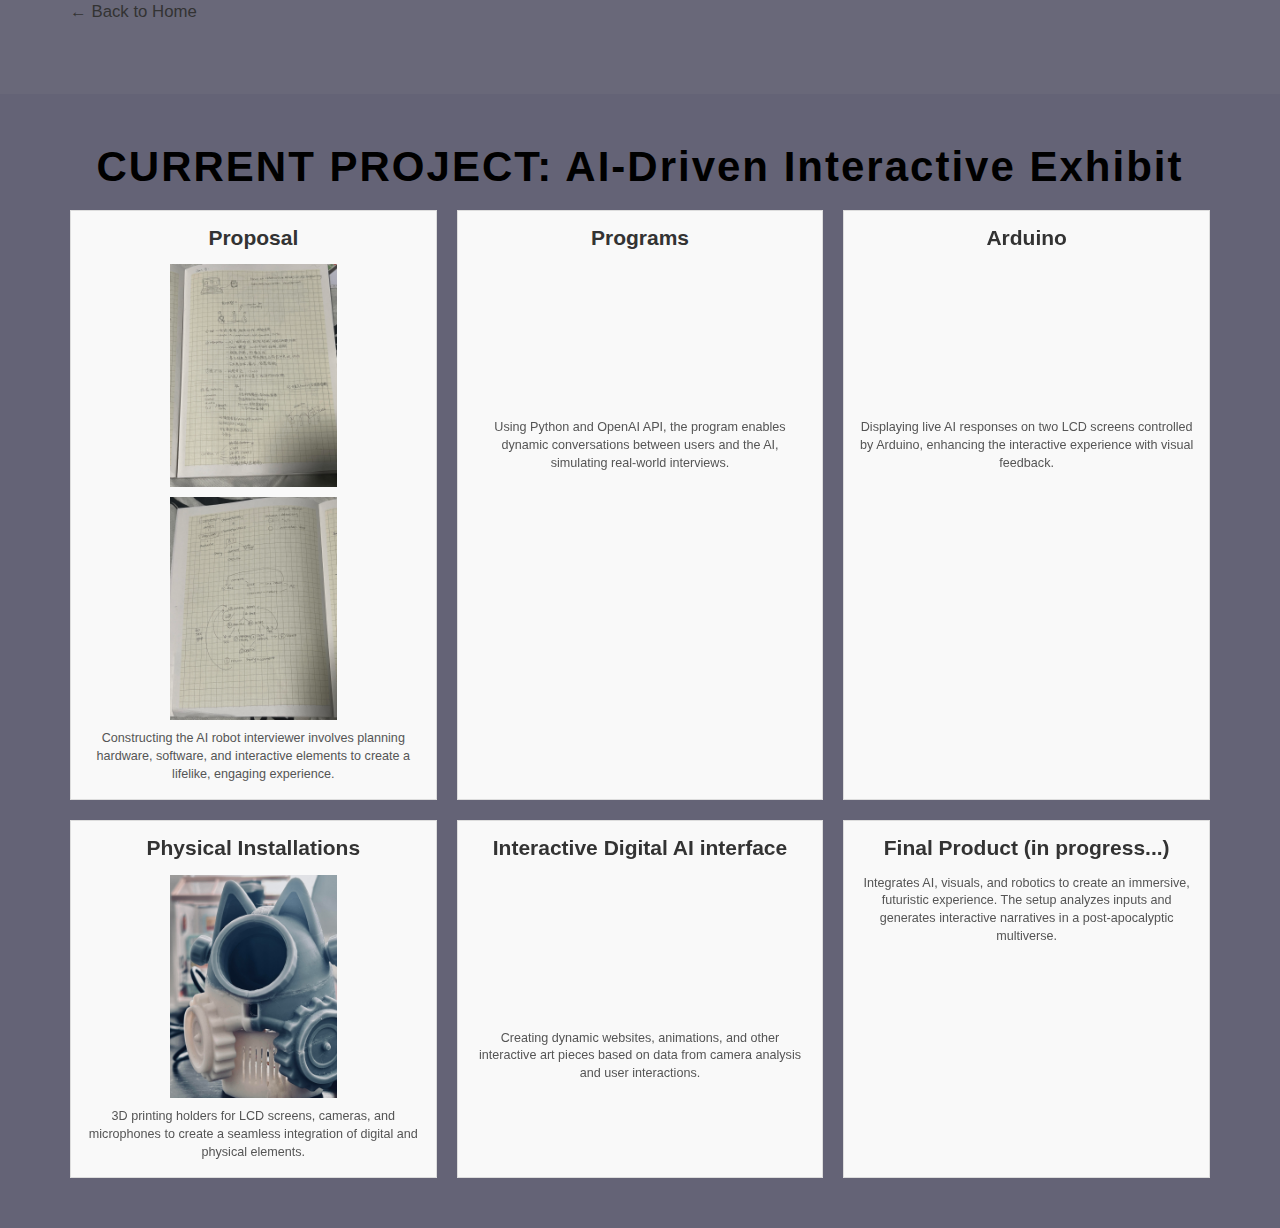
<file: current-project.html>
<!DOCTYPE html>
<html>
<head>
    <title>Current Project - AI-Driven Interactive Exhibit</title>
    <link href="css/bootstrap.css" rel="stylesheet" type="text/css"/>
    <link href="css/style.css" rel="stylesheet" type="text/css" media="all"/>
    <meta name="viewport" content="width=device-width, initial-scale=1">
</head>
<body>
<!-- Link to Home -->
<div class="container">
    <a href="index.html" class="back-to-home">&larr; Back to Home</a>
</div>

<!-- CURRENT PROJECT Full Content -->
<div id="current-project" class="portfolio-section">
    <div class="container">
        <h3>CURRENT PROJECT: AI-Driven Interactive Exhibit</h3>
        <!-- Grid Layout for the Current Project Details -->
        <div class="project-grid">
            <!-- Grid 1: Proposal -->
            <div class="grid-item">
                <h4>Proposal</h4>
                <img src="images/p52.jpg" class="img-fluid" alt="Proposal Image 1">
                <img src="images/p53.jpg" class="img-fluid" alt="Proposal Image 2">
                <p>Constructing the AI robot interviewer involves planning hardware, software, and interactive elements to create a lifelike, engaging experience.</p>
            </div>
            
            <!-- Grid 2: Programs -->
            <div class="grid-item">
                <h4>Programs</h4>
                <iframe src="https://www.youtube.com/embed/ptnU-gNgXIg?si=bAbsTABTJnDefIFg" frameborder="0" allowfullscreen></iframe>
                <p>Using Python and OpenAI API, the program enables dynamic conversations between users and the AI, simulating real-world interviews.</p>
            </div>
            
            <!-- Grid 3: Arduino -->
            <div class="grid-item">
                <h4>Arduino</h4>
                <iframe src="https://www.youtube.com/embed/W7mfYkEygwA?si=sZFP7Dv4OQopQ4jZ" frameborder="0" allowfullscreen></iframe>
                <p>Displaying live AI responses on two LCD screens controlled by Arduino, enhancing the interactive experience with visual feedback.</p>
            </div>
            
            <!-- Grid 4: Physical Installations  -->
            <div class="grid-item">
                <h4>Physical Installations</h4>
                <img src="images/p54.jpg" class="img-fluid" alt="Physical Installation Image">
                <p>3D printing holders for LCD screens, cameras, and microphones to create a seamless integration of digital and physical elements.</p>
            </div>
            
            <!-- Grid 5: Interactive Digital Art -->
            <div class="grid-item">
                <h4>Interactive Digital AI interface</h4>
                <iframe src="https://www.youtube.com/embed/wV9-KaxPVfI?si=nxTkxmH6zxFcd0tt" frameborder="0" allowfullscreen></iframe>
                <p>Creating dynamic websites, animations, and other interactive art pieces based on data from camera analysis and user interactions.</p>
            </div>
            
            <!-- Grid 6: Final Product -->
            <div class="grid-item">
                <h4>Final Product (in progress...)</h4>
                <p>Integrates AI, visuals, and robotics to create an immersive, futuristic experience. The setup analyzes inputs and generates interactive narratives in a post-apocalyptic multiverse.</p>
            </div>
        </div>
    </div>
</div>
</body>
</html>
</file>
<file: css/style.css>
/* Global Styles */
body {
    margin: 0;
    padding: 0;
    background: #696879;
}

body a {
    transition: 0.5s all;
}

h1, h2, h3, h4, h5, h6, p {
    margin: 0;
}

ul {
    margin: 0;
    padding: 0;
}

/* Header and Menu */
.banner {
    background: #000000;
}

.logo {
    float: left;
}

.top-menu {
    float: right;
}

.top-header {
    margin-top: 4em;
}

.top-menu ul li {
    display: inline-block;
    padding: 10px;
    color: #fff;
    font-weight: 900;
    vertical-align: top;
}

.top-menu ul li a {
    text-decoration: none;
    color: #fff;
    font-weight: 400;
    text-transform: uppercase;
    font-family: 'Source Code Pro';
    letter-spacing: 1.5px;
    font-size: 1.2em;
}

nav a {
    position: relative;
    display: inline-block;
    outline: none;
    color: #fff;
    text-decoration: none;
    text-transform: uppercase;
    text-shadow: 0 0 1px rgba(255, 255, 255, 0.3);
    font-size: 1.35em;
}

nav a:hover,
nav a:focus {
    outline: none;
}

/* Banner Info */
.banner-info {
    text-align: center;
    margin: 10% 0;
}

.banner-info h1 {
    color: #fff;
    font-size: 5em;
    font-family: Century Gothic;
    font-weight: 600;
    letter-spacing: 1.5px;
    margin-bottom: 10px;
}

.banner-info h3 {
    color: #fff;
    font-size: 1.2em;
    letter-spacing: 2px;
    font-weight: 400;
    font-family: 'Source Code Pro';
}

a.downarrow {
    margin-top: 12.5em;
    display: inline-block;
}

a.downarrow span {
    height: 33px;
    width: 71px;
    background: url(../images/dwn.png);
    display: inline-block;
}

/* Service Section */
.service {
    background: #fff;
    padding: 7em 0;
}

.service-head {
    text-align: center;
}

.service-head h3 {
    color: #000;
    font-size: 2.7em;
    font-family: Century Gothic;
    margin-bottom: 14px;
    letter-spacing: 1.3px;
    font-weight: 600;
}

.service-head h4 {
    color: #000;
    font-size: 1.2em;
    word-spacing: 2px;
    letter-spacing: 1.2px;
    font-weight: 600;
    font-family: 'Source Code Pro';
}

.service-grids {
    margin-top: 6%;
}

.service-grid {
    text-align: center;
    padding: 10px;
}

.service-grid h3 {
    color: #000;
    font-family: Century Gothic;
    margin-top: 1.5em;
    font-weight: 600;
    font-size: 2.1em;
}

.service-grid h4 {
    color: #000;
    font-size: 1.2em;
    margin-top: 1em;
    word-spacing: 1.5px;
    font-family: 'Source Code Pro';
}

/* Author Section */
.author {
    text-align: center;
    background: #000;
    padding: 7em 0;
}

.author h3 {
    color: #fff;
    font-size: 2em;
    letter-spacing: 1px;
    font-weight: 400;
    font-family: 'Source Code Pro';
    text-transform: uppercase;
}

.author h3 span {
    display: block;
    margin-top: 15px;
}

.author h4 {
    color: #fff;
    font-weight: 600;
    font-size: 2.1em;
    margin-top: 2em;
    font-family: Century Gothic;
}

/* Portfolio Images */
.portfolio {
    padding: 6% 0;
}

.portfolio h3 {
    color: #000;
    font-size: 2.7em;
    font-family: Century Gothic;
    letter-spacing: 1.3px;
    font-weight: 600;
    text-align: center;
}

/* Image Grid Layout */
.image-grid {
    display: flex;
    flex-wrap: wrap;
    gap: 20px;
    justify-content: space-between;
}

.image-grid .gallery-box {
    flex: 0 0 calc(33.333% - 20px);
    box-sizing: border-box;
    margin-bottom: 20px;
}

.image-grid img {
    width: 100%;
    height: auto;
    display: block;
    border: 5px solid #000;
}

/* Video Container and Description */
.video-container-wrapper {
    display: flex;
    flex-wrap: wrap;
    gap: 20px;
    margin-bottom: 20px;
}

.video-container {
    width: calc(45% - 20px);
    position: relative;
    display: flex;
    flex-direction: column;
    align-items: center;
}

.video {
    width: 100%;
    padding-bottom: 56.25%;
    position: relative;
}

.video iframe {
    width: 100%;
    height: 100%;
    position: absolute;
    top: 0;
    left: 0;
}

.video-description {
    width: calc(50% - 20px);
    text-align: left;
    padding-left: 20px;
    color: #fff;
}

/* Footer */
.footer {
    background: #000;
    text-align: center;
    padding: 2em 0;
}

.footer p {
    color: #fff;
    font-size: 1.3em;
}

.footer p a {
    color: #fff;
}

.footer p a:hover {
    text-decoration: underline;
}

#toTop {
    display: none;
    text-decoration: none;
    position: fixed;
    bottom: 14px;
    right: 3%;
    overflow: hidden;
    width: 57px;
    height: 57px;
    border: none;
    text-indent: 100%;
    background: url("../images/to-top1.png") no-repeat 0px 0px;
}

#toTopHover {
    width: 40px;
    height: 40px;
    display: block;
    overflow: hidden;
    float: right;
    opacity: 0;
    -moz-opacity: 0;
    filter: alpha(opacity=0);
}

/* Responsive Styles */
@media(max-width: 1024px) {
    .image-grid .gallery-box {
        flex: 0 0 calc(50% - 20px);
    }

    .video-container,
    .video-description {
        width: 100%;
    }

    .video-description {
        padding-left: 0;
        margin-top: 20px;
    }
}

@media(max-width: 768px) {
    .image-grid .gallery-box {
        flex: 0 0 100%;
    }

    .video-container,
    .video-description {
        width: 100%;
    }

    .video-description {
        padding-left: 0;
        margin-top: 20px;
    }
}

@media(max-width: 480px) {
    .top-menu ul li {
        margin: 2px 0;
    }

    .top-menu ul li a {
        font-size: 1.1em;
    }

    .banner-info h1 {
        font-size: 3em;
        letter-spacing: 1.5px;
    }

    .banner-info h3 {
        font-size: 0.9em;
        letter-spacing: 1.3px;
    }

    .service {
        padding: 2em 0;
    }

    .service-grid {
        width: 100%;
        margin-bottom: 1.5em;
        padding: 0;
    }

    .image-grid .gallery-box {
        flex: 0 0 100%;
        margin-bottom: 20px;
    }

    .video-container,
    .video-description {
        width: 100%;
    }

    .video-description {
        padding-left: 0;
        margin-top: 20px;
    }
}



.portfolio-section {
	margin-top: 50px;
}

.image-grid, .model-images {
	display: flex;
	flex-wrap: wrap;
	gap: 15px; /* Adjust gap between images */
	justify-content: space-between;
}

.gallery-box, .model-item, .video-container {
	flex: 1 1 30%; /* Three items per row */
	max-width: 30%;
	box-sizing: border-box;
	margin-bottom: 20px;
}

.img-fluid {
	width: 100%;
	height: auto;
}

.video-container {
	flex: 1 1 45%;
	max-width: 45%;
	display: flex;
	flex-direction: column;
	margin-bottom: 20px;
}

.video-description {
	flex: 1;
	margin-left: 20px;
}

.model-description, .video-description {
	padding: 15px;
	background-color: #f9f9f9;
	border: 1px solid #ddd;
}

@media screen and (max-width: 768px) {
	.gallery-box, .model-item, .video-container {
		flex: 1 1 45%; /* Two items per row on smaller screens */
		max-width: 45%;
	}
}

@media screen and (max-width: 480px) {
	.gallery-box, .model-item, .video-container {
		flex: 1 1 100%; /* Single item per row on extra small screens */
		max-width: 100%;
	}
}


.image-grid .gallery-box, .model-grid .gallery-box {
    flex: 0 0 calc(33.333% - 20px); /* Adjusts to ensure 3 per row */
    box-sizing: border-box;
    margin-bottom: 20px;
}

/* Transparent text background for video descriptions */
.transparent-text {
    background-color: rgba(255, 255, 255, 0); /* Fully transparent background */
    color: #000000; /* White text color for better contrast on transparent background */
    padding: 10px; /* Padding for spacing */
    border: 1px solid rgba(255, 255, 255, 0); /* Slightly visible border for better readability */
    text-align: left; /* Align text to the left */
    margin-top: 10px; /* Margin for spacing above the text */
}


/* Section Title Styling */
.portfolio-section h3 {
    font-size: 3em; /* Larger font size */
    font-weight: bold; /* Bolder font */
    font-family: 'Source Code Pro', sans-serif; /* Stylized font similar to the rest of the website */
    text-align: center; /* Center alignment */
    letter-spacing: 2px; /* Slightly increased letter spacing for style */
    margin-bottom: 20px; /* Margin below the title */
    color: #000; /* Ensure the color is consistent */
}

/* Background Gradient Styling */
#animation {
    background-color: #c8c5cf; /* White-gray background */
    padding: 50px 0;
    transition: background-color 1s ease; /* Smooth transition effect */
}

#robotic {
    background-color: #acafbc; /* Slightly darker than ANIMATION */
    padding: 50px 0;
    transition: background-color 1s ease; /* Smooth transition effect */
}

#model {
    background-color: #87899d; /* Darker than ROBOTIC */
    padding: 50px 0;
    transition: background-color 1s ease; /* Smooth transition effect */
}

#painting {
    background-color: #797388; /* Darker than MODEL */
    padding: 50px 0;
    transition: background-color 1s ease; /* Smooth transition effect */
}

#current-project {
    background-color: #646376; /* Original background color */
    padding: 50px 0;
    transition: background-color 1s ease; /* Smooth transition effect */
}


/* Back to Home Link */
.back-to-home {
    display: block;
    margin-bottom: 20px;
    font-size: 1.2em;
    color: #333;
    text-decoration: none;
}

.back-to-home:hover {
    text-decoration: underline;
}

/* Project Grid Layout */
.project-grid {
    display: grid;
    grid-template-columns: repeat(3, 1fr);
    gap: 20px;
    margin-top: 20px;
}

.grid-item {
    background-color: #f9f9f9;
    padding: 15px;
    border: 1px solid #ddd;
    text-align: center;
}

.grid-item h4 {
    margin-bottom: 15px;
    font-size: 1.5em;
    font-weight: bold;
}

.grid-item img {
    max-width: 50%;
    height: auto;
    margin-bottom: 10px;
}

.grid-item p {
    font-size: 0.9em;
    color: #555;
}

@media screen and (max-width: 768px) {
    .project-grid {
        grid-template-columns: repeat(2, 1fr);
    }
}

@media screen and (max-width: 480px) {
    .project-grid {
        grid-template-columns: 1fr;
    }
}
</file>
